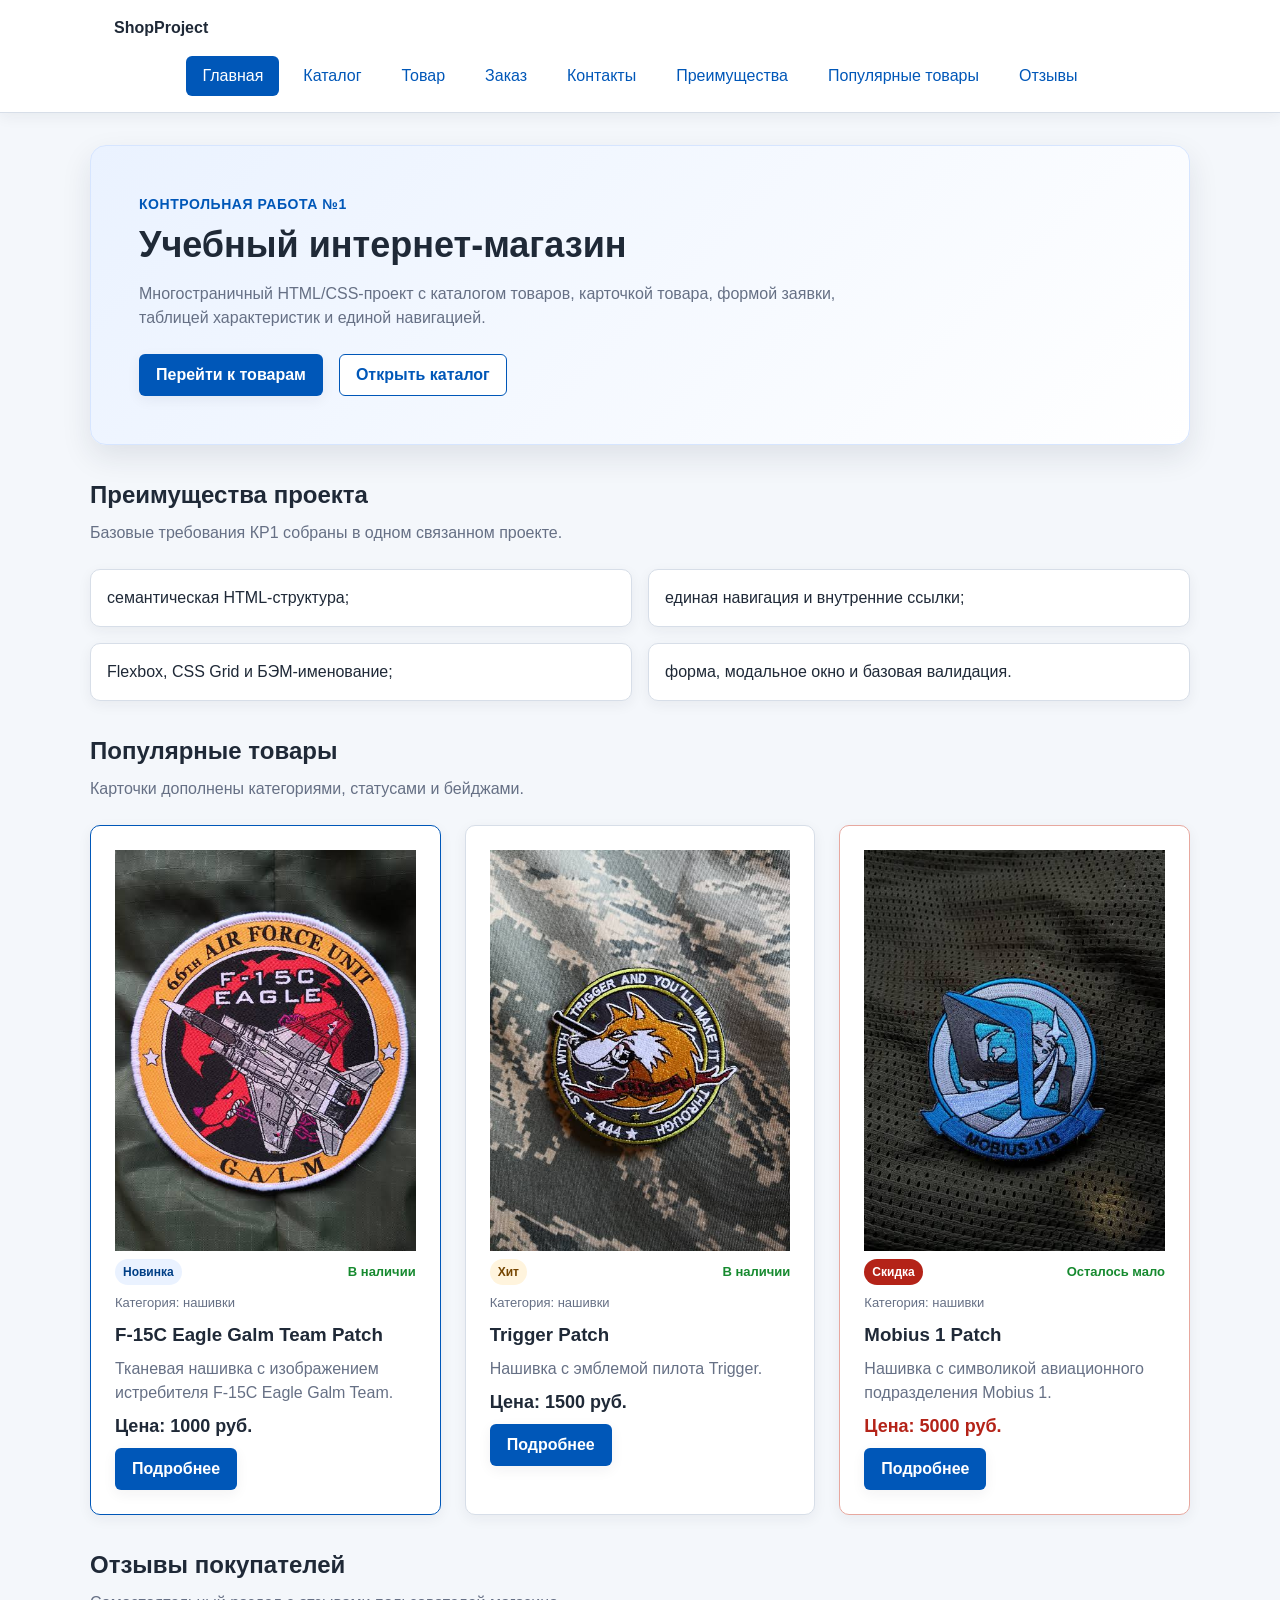
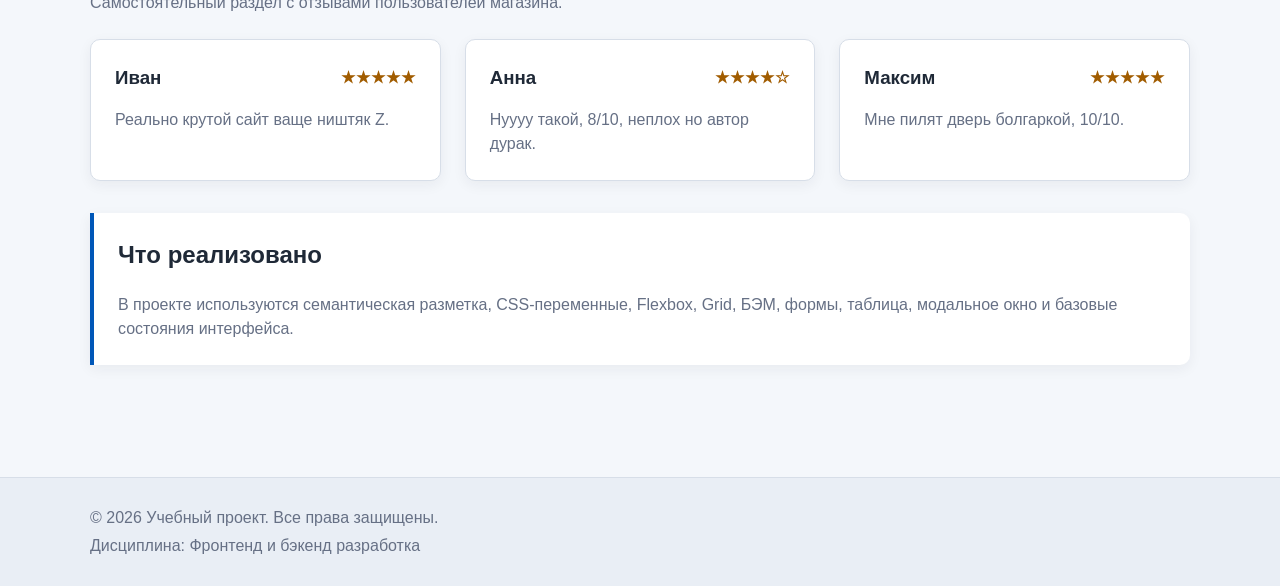
<file: index.html>
<!DOCTYPE html>
<html lang="ru">
<head>
  <meta charset="UTF-8">
  <meta name="viewport" content="width=device-width, initial-scale=1.0">
  <meta name="description" content="Учебный интернет-магазин с каталогом товаров и формой оформления заявки.">
  <title>Учебный интернет-магазин</title>
  <link rel="stylesheet" href="css/style.css">
  <script src="js/main.js" defer></script>
  <meta property="og:type" content="website">
  <meta property="og:title" content="Учебный интернет-магазин">
  <meta property="og:description" content="Учебный frontend-проект интернет-магазина.">
  <meta property="og:image" content="https://genag85.github.io/kr1-html-css-shop/images/preview.jpg">
</head>
<body>
  <a class="skip-link" href="#main-content">Перейти к основному содержимому</a>
  <header class="site-header">
    <div class="site-header__inner">
      <a class="site-header__logo" href="index.html">ShopProject</a>
      <nav class="site-nav" aria-label="Основная навигация">
        <ul class="site-nav__list">
          <li class="site-nav__item">
            <a class="site-nav__link site-nav__link--active" href="index.html" aria-current="page">Главная</a>
          </li>
          <li class="site-nav__item">
            <a class="site-nav__link" href="catalog.html">Каталог</a>
          </li>
          <li class="site-nav__item">
            <a class="site-nav__link" href="product.html">Товар</a>
          </li>
          <li class="site-nav__item">
            <a class="site-nav__link" href="order.html">Заказ</a>
          </li>
          <li class="site-nav__item">
            <a class="site-nav__link" href="contacts.html">Контакты</a>
          </li>
          <li class="site-nav__item">
            <a class="site-nav__link" href="index.html#advantages">Преимущества</a>
          </li>
          <li class="site-nav__item">
            <a class="site-nav__link" href="index.html#popular">Популярные товары</a>
          </li>
          <li class="site-nav__item">
            <a class="site-nav__link" href="index.html#reviews">Отзывы</a>
          </li>
        </ul>
      </nav>
    </div>
  </header>

  <main id="main-content">
    <section class="hero">
      <p class="hero__eyebrow">Контрольная работа №1</p>
      <h1 class="hero__title">Учебный интернет-магазин</h1>
      <p class="hero__text">
        Многостраничный HTML/CSS-проект с каталогом товаров, карточкой товара,
        формой заявки, таблицей характеристик и единой навигацией.
      </p>
      <div class="hero__actions">
        <a class="button button--primary" href="#popular">Перейти к товарам</a>
        <a class="button button--secondary" href="catalog.html">Открыть каталог</a>
      </div>
    </section>

    <section class="section" id="advantages">
      <div class="section__heading">
        <h2 class="section__title">Преимущества проекта</h2>
        <p class="section__description">Базовые требования КР1 собраны в одном связанном проекте.</p>
      </div>
      <ul class="advantages-list">
        <li class="advantages-list__item">семантическая HTML-структура;</li>
        <li class="advantages-list__item">единая навигация и внутренние ссылки;</li>
        <li class="advantages-list__item">Flexbox, CSS Grid и БЭМ-именование;</li>
        <li class="advantages-list__item">форма, модальное окно и базовая валидация.</li>
      </ul>
    </section>

    <section class="section" id="popular">
      <div class="section__heading">
        <h2 class="section__title">Популярные товары</h2>
        <p class="section__description">Карточки дополнены категориями, статусами и бейджами.</p>
      </div>

      <div class="products-grid">
       <article class="product-card product-card--featured">
          <img
            class="product-card__image"
            src="images/product-1.jpg"
            alt="Нашивка F-15C Eagle"
          >

          <div class="product-card__meta">
            <span class="product-card__badge product-card__badge--new">
              Новинка
            </span>

            <span class="product-card__stock">
              В наличии
            </span>
          </div>

          <p class="product-card__category">
            Категория: нашивки
          </p>

          <h3 class="product-card__title">
            F-15C Eagle Galm Team Patch
          </h3>

          <p class="product-card__description">
            Тканевая нашивка с изображением истребителя F-15C Eagle Galm Team.
          </p>

          <p class="product-card__price">
            Цена: 1000 руб.
          </p>

          <a
            class="button button--primary product-card__button"
            href="product.html"
          >
            Подробнее
          </a>
        </article>

        <article class="product-card">
          <img
            class="product-card__image"
            src="images/product-2.png"
            alt="Нашивка Galm Team"
          >

          <div class="product-card__meta">
            <span class="product-card__badge product-card__badge--hit">
              Хит
            </span>

            <span class="product-card__stock">
              В наличии
            </span>
          </div>

          <p class="product-card__category">
            Категория: нашивки
          </p>

          <h3 class="product-card__title">
            Trigger Patch
          </h3>

          <p class="product-card__description">
            Нашивка с эмблемой пилота Trigger.
          </p>

          <p class="product-card__price">
            Цена: 1500 руб.
          </p>

          <a
            class="button button--primary product-card__button"
            href="product.html"
          >
            Подробнее
          </a>
        </article>

        <article class="product-card product-card--discount">
          <img
            class="product-card__image"
            src="images/product-3.png"
            alt="Нашивка Mobius 1"
          >

          <div class="product-card__meta">
            <span class="product-card__badge product-card__badge--discount">
              Скидка
            </span>

            <span class="product-card__stock">
              Осталось мало
            </span>
          </div>

          <p class="product-card__category">
            Категория: нашивки
          </p>

          <h3 class="product-card__title">
            Mobius 1 Patch
          </h3>

          <p class="product-card__description">
            Нашивка с символикой авиационного подразделения Mobius 1.
          </p>

          <p class="product-card__price">
            Цена: 5000 руб.
          </p>

          <a
            class="button button--primary product-card__button"
            href="product.html"
          >
            Подробнее
          </a>
        </article>
      </div>
    </section>

    <section class="reviews" id="reviews">
      <div class="section__heading">
        <h2 class="section__title">Отзывы покупателей</h2>
        <p class="section__description">Самостоятельный раздел с отзывами пользователей магазина.</p>
      </div>

      <div class="reviews__list">
        <article class="review-card">
          <div class="review-card__header">
            <h3 class="review-card__author">Иван</h3>
            <span class="review-card__rating" aria-label="Оценка 5 из 5">★★★★★</span>
          </div>
          <p class="review-card__text">Реально крутой сайт ваще ништяк Z.</p>
        </article>

        <article class="review-card">
          <div class="review-card__header">
            <h3 class="review-card__author">Анна</h3>
            <span class="review-card__rating" aria-label="Оценка 4 из 5">★★★★☆</span>
          </div>
          <p class="review-card__text">Нуууу такой, 8/10, неплох но автор дурак.</p>
        </article>

        <article class="review-card">
          <div class="review-card__header">
            <h3 class="review-card__author">Максим</h3>
            <span class="review-card__rating" aria-label="Оценка 5 из 5">★★★★★</span>
          </div>
          <p class="review-card__text">Мне пилят дверь болгаркой, 10/10.</p>
        </article>
      </div>
    </section>

    <aside class="aside-info">
      <h2 class="aside-info__title">Что реализовано</h2>
      <p class="aside-info__text">
        В проекте используются семантическая разметка, CSS-переменные, Flexbox,
        Grid, БЭМ, формы, таблица, модальное окно и базовые состояния интерфейса.
      </p>
    </aside>
  </main>

  <footer class="site-footer" id="contacts">
    <div class="site-footer__inner">
      <p class="site-footer__text">&copy; 2026 Учебный проект. Все права защищены.</p>
      <p class="site-footer__text">Дисциплина: Фронтенд и бэкенд разработка</p>
    </div>
  </footer>

  <dialog class="order-dialog" id="order-dialog" aria-labelledby="order-dialog-title">
    <h2 class="order-dialog__title" id="order-dialog-title">Оформление заявки</h2>
    <p class="order-form__required-note"><span aria-hidden="true">*</span> Обязательные поля</p>

    <form class="order-form" id="order-form" action="#" method="post" novalidate>
      <input id="selected-product" name="selected-product" type="hidden">

      <div class="order-form__field">
        <label class="order-form__label" for="order-name">Имя <span class="required-mark" aria-hidden="true">*</span></label>
        <input class="order-form__input" id="order-name" name="name" type="text" placeholder="Введите ваше имя" minlength="2" autocomplete="given-name" required>
      </div>

      <div class="order-form__field">
        <label class="order-form__label" for="order-email">E-mail <span class="required-mark" aria-hidden="true">*</span></label>
        <input class="order-form__input" id="order-email" name="email" type="email" placeholder="example@mail.ru" autocomplete="email" required>
      </div>

      <div class="order-form__field">
        <label class="order-form__label" for="order-phone">Телефон <span class="required-mark" aria-hidden="true">*</span></label>
        <input class="order-form__input" id="order-phone" name="phone" type="tel" inputmode="tel" placeholder="+7 (900) 000-00-00" pattern="^\+7 \(\d{3}\) \d{3}-\d{2}-\d{2}$" aria-describedby="order-phone-hint" required>
        <small class="order-form__hint" id="order-phone-hint">Формат: +7 (900) 000-00-00</small>
      </div>

      <div class="order-form__field">
        <label class="order-form__label" for="order-date">Дата связи</label>
        <input class="order-form__input" id="order-date" name="date" type="date">
      </div>

      <div class="order-form__field">
        <label class="order-form__label" for="order-topic">Тема заявки <span class="required-mark" aria-hidden="true">*</span></label>
        <select class="order-form__select" id="order-topic" name="topic" required>
          <option value="">Выберите тему</option>
          <option value="product">Заказ товара</option>
          <option value="consultation">Консультация</option>
          <option value="delivery">Доставка</option>
        </select>
      </div>

      <div class="order-form__field">
        <label class="order-form__label" for="order-comment">Комментарий</label>
        <textarea class="order-form__textarea" id="order-comment" name="comment" rows="4" placeholder="Укажите дополнительную информацию"></textarea>
      </div>

      <div class="order-form__field order-form__field--checkbox">
        <label class="order-form__checkbox-label" for="order-agreement">
          <input class="order-form__checkbox" id="order-agreement" name="agreement" type="checkbox" required>
          <span>Я согласен на обработку данных <span class="required-mark" aria-hidden="true">*</span></span>
        </label>
      </div>

      <div class="order-form__actions">
        <button class="button button--secondary" type="button" id="close-order-dialog">Закрыть</button>
        <button class="button button--primary" type="submit">Отправить заявку</button>
      </div>
    </form>
  </dialog>

  <p class="success-message" id="success-message" role="status" aria-live="polite" hidden>Форма успешно отправлена!</p>
</body>
</html>
</file>
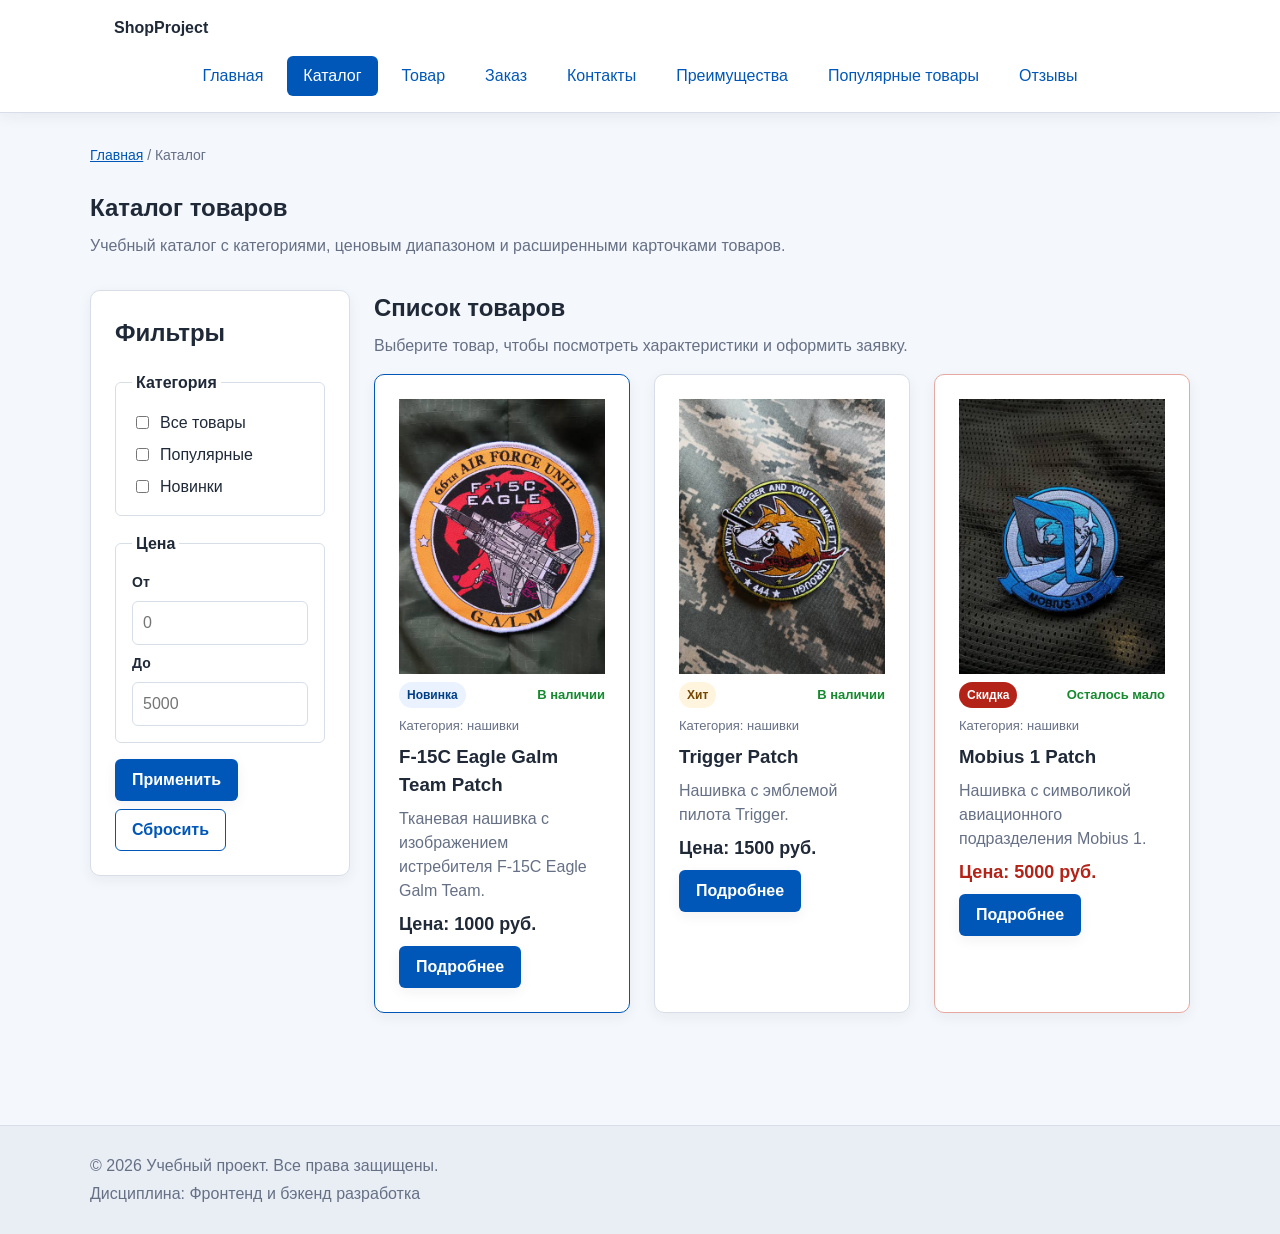
<file: catalog.html>
<!DOCTYPE html>
<html lang="ru">
<head>
  <meta charset="UTF-8">
  <meta name="viewport" content="width=device-width, initial-scale=1.0">
  <meta name="description" content="Каталог товаров учебного интернет-магазина.">
  <title>Каталог товаров — Учебный интернет-магазин</title>
  <link rel="stylesheet" href="css/style.css">
  <meta property="og:type" content="website">
  <meta property="og:title" content="Учебный интернет-магазин">
  <meta property="og:description" content="Учебный frontend-проект интернет-магазина.">
  <meta property="og:image" content="https://genag85.github.io/kr1-html-css-shop/images/preview.jpg">
</head>
<body>
  <a class="skip-link" href="#main-content">Перейти к основному содержимому</a>
  <header class="site-header">
    <div class="site-header__inner">
      <a class="site-header__logo" href="index.html">ShopProject</a>
      <nav class="site-nav" aria-label="Основная навигация">
        <ul class="site-nav__list">
          <li class="site-nav__item">
            <a class="site-nav__link" href="index.html">Главная</a>
          </li>
          <li class="site-nav__item">
            <a class="site-nav__link site-nav__link--active" href="catalog.html" aria-current="page">Каталог</a>
          </li>
          <li class="site-nav__item">
            <a class="site-nav__link" href="product.html">Товар</a>
          </li>
          <li class="site-nav__item">
            <a class="site-nav__link" href="order.html">Заказ</a>
          </li>
          <li class="site-nav__item">
            <a class="site-nav__link" href="contacts.html">Контакты</a>
          </li>
          <li class="site-nav__item">
            <a class="site-nav__link" href="index.html#advantages">Преимущества</a>
          </li>
          <li class="site-nav__item">
            <a class="site-nav__link" href="index.html#popular">Популярные товары</a>
          </li>
          <li class="site-nav__item">
            <a class="site-nav__link" href="index.html#reviews">Отзывы</a>
          </li>
        </ul>
      </nav>
    </div>
  </header>

  <main id="main-content">
    <nav class="breadcrumbs" aria-label="Хлебные крошки">
      <a class="breadcrumbs__link" href="index.html">Главная</a>
      <span class="breadcrumbs__current" aria-current="page">Каталог</span>
    </nav>

    <section class="section">
      <div class="section__heading">
        <h1 class="section__title">Каталог товаров</h1>
        <p class="section__description">Учебный каталог с категориями, ценовым диапазоном и расширенными карточками товаров.</p>
      </div>
    </section>

    <section class="catalog-layout">
      <aside class="catalog-filters" aria-labelledby="filters-title">
        <h2 class="catalog-filters__title" id="filters-title">Фильтры</h2>

        <form class="catalog-filters__form" action="#" method="get">
          <fieldset class="catalog-filters__group">
            <legend class="catalog-filters__legend">Категория</legend>
            <label class="catalog-filters__option">
              <input class="catalog-filters__checkbox" type="checkbox" name="category" value="all">
              <span>Все товары</span>
            </label>
            <label class="catalog-filters__option">
              <input class="catalog-filters__checkbox" type="checkbox" name="category" value="popular">
              <span>Популярные</span>
            </label>
            <label class="catalog-filters__option">
              <input class="catalog-filters__checkbox" type="checkbox" name="category" value="new">
              <span>Новинки</span>
            </label>
          </fieldset>

          <fieldset class="catalog-filters__group">
            <legend class="catalog-filters__legend">Цена</legend>
            <label class="catalog-filters__field" for="price-from">От</label>
            <input class="catalog-filters__input" id="price-from" name="price-from" type="number" min="0" placeholder="0">
            <label class="catalog-filters__field" for="price-to">До</label>
            <input class="catalog-filters__input" id="price-to" name="price-to" type="number" min="0" placeholder="5000">
          </fieldset>

          <div class="catalog-filters__actions">
            <button class="button button--primary" type="submit">Применить</button>
            <button class="button button--secondary" type="reset">Сбросить</button>
          </div>
        </form>
      </aside>

      <section class="catalog-products">
        <div class="section__heading section__heading--compact">
          <h2 class="section__title">Список товаров</h2>
          <p class="section__description">Выберите товар, чтобы посмотреть характеристики и оформить заявку.</p>
        </div>

                <div class="products-grid">
                <article class="product-card product-card--featured">
          <img
            class="product-card__image"
            src="images/product-1.jpg"
            alt="Нашивка F-15C Eagle"
          >

          <div class="product-card__meta">
            <span class="product-card__badge product-card__badge--new">
              Новинка
            </span>

            <span class="product-card__stock">
              В наличии
            </span>
          </div>

          <p class="product-card__category">
            Категория: нашивки
          </p>

          <h3 class="product-card__title">
            F-15C Eagle Galm Team Patch
          </h3>

          <p class="product-card__description">
            Тканевая нашивка с изображением истребителя F-15C Eagle Galm Team.
          </p>

          <p class="product-card__price">
            Цена: 1000 руб.
          </p>

          <a
            class="button button--primary product-card__button"
            href="product.html"
          >
            Подробнее
          </a>
        </article>

        <article class="product-card">
          <img
            class="product-card__image"
            src="images/product-2.png"
            alt="Нашивка Galm Team"
          >

          <div class="product-card__meta">
            <span class="product-card__badge product-card__badge--hit">
              Хит
            </span>

            <span class="product-card__stock">
              В наличии
            </span>
          </div>

          <p class="product-card__category">
            Категория: нашивки
          </p>

          <h3 class="product-card__title">
            Trigger Patch
          </h3>

          <p class="product-card__description">
            Нашивка с эмблемой пилота Trigger.
          </p>

          <p class="product-card__price">
            Цена: 1500 руб.
          </p>

          <a
            class="button button--primary product-card__button"
            href="product.html"
          >
            Подробнее
          </a>
        </article>

        <article class="product-card product-card--discount">
          <img
            class="product-card__image"
            src="images/product-3.png"
            alt="Нашивка Mobius 1"
          >

          <div class="product-card__meta">
            <span class="product-card__badge product-card__badge--discount">
              Скидка
            </span>

            <span class="product-card__stock">
              Осталось мало
            </span>
          </div>

          <p class="product-card__category">
            Категория: нашивки
          </p>

          <h3 class="product-card__title">
            Mobius 1 Patch
          </h3>

          <p class="product-card__description">
            Нашивка с символикой авиационного подразделения Mobius 1.
          </p>

          <p class="product-card__price">
            Цена: 5000 руб.
          </p>

          <a
            class="button button--primary product-card__button"
            href="product.html"
          >
            Подробнее
          </a>
        </article>
        </div>
      </section>
    </section>
  </main>

  <footer class="site-footer" id="contacts">
    <div class="site-footer__inner">
      <p class="site-footer__text">&copy; 2026 Учебный проект. Все права защищены.</p>
      <p class="site-footer__text">Дисциплина: Фронтенд и бэкенд разработка</p>
    </div>
  </footer>
</body>
</html>
</file>
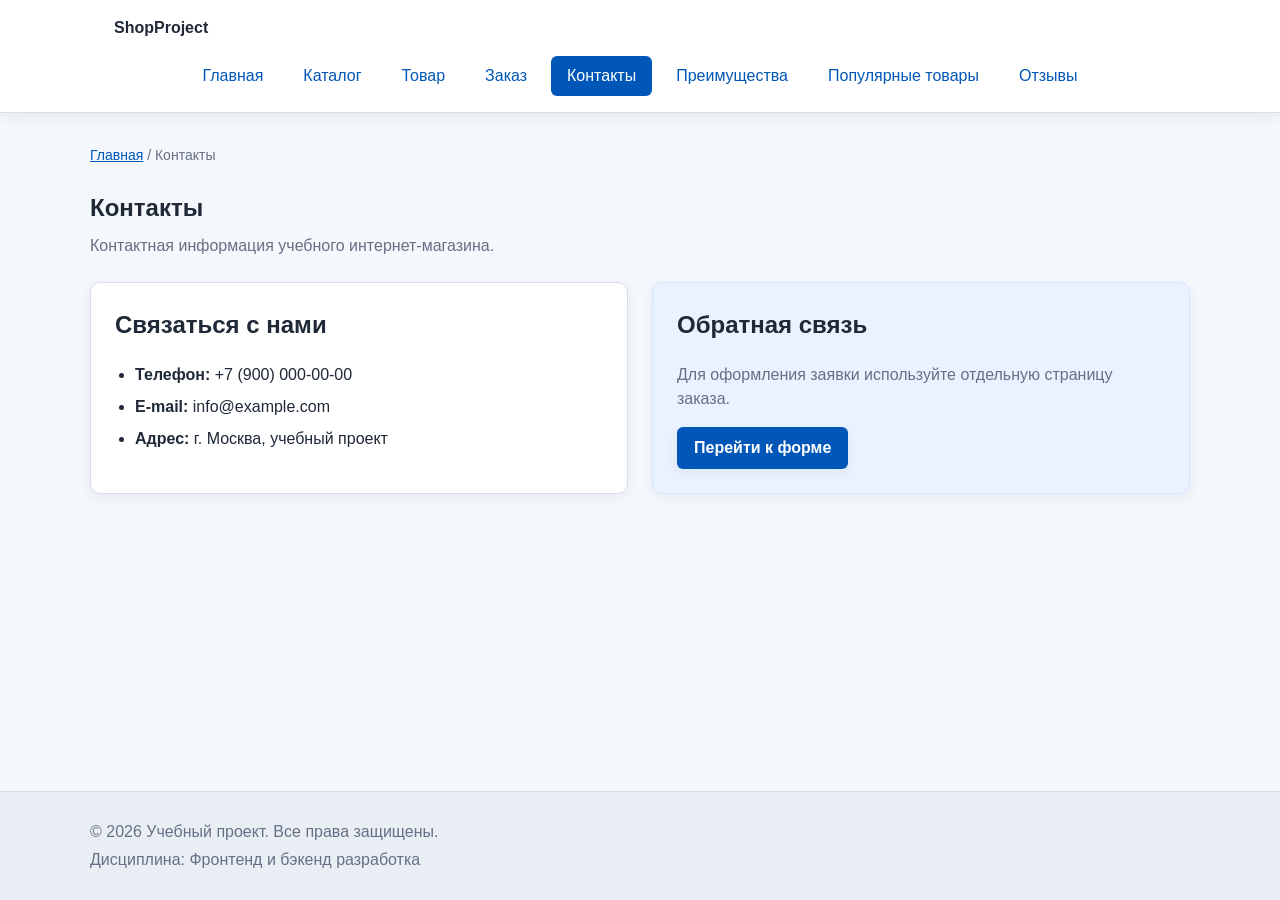
<file: contacts.html>
<!DOCTYPE html>
<html lang="ru">
<head>
  <meta charset="UTF-8">
  <meta name="viewport" content="width=device-width, initial-scale=1.0">
  <meta name="description" content="Контактная информация учебного интернет-магазина.">
  <title>Контакты — Учебный интернет-магазин</title>
  <link rel="stylesheet" href="css/style.css">
  <meta property="og:type" content="website">
  <meta property="og:title" content="Учебный интернет-магазин">
  <meta property="og:description" content="Учебный frontend-проект интернет-магазина.">
  <meta property="og:image" content="https://genag85.github.io/kr1-html-css-shop/images/preview.jpg">
</head>
<body>
  <a class="skip-link" href="#main-content">Перейти к основному содержимому</a>
  <header class="site-header">
    <div class="site-header__inner">
      <a class="site-header__logo" href="index.html">ShopProject</a>
      <nav class="site-nav" aria-label="Основная навигация">
        <ul class="site-nav__list">
          <li class="site-nav__item">
            <a class="site-nav__link" href="index.html">Главная</a>
          </li>
          <li class="site-nav__item">
            <a class="site-nav__link" href="catalog.html">Каталог</a>
          </li>
          <li class="site-nav__item">
            <a class="site-nav__link" href="product.html">Товар</a>
          </li>
          <li class="site-nav__item">
            <a class="site-nav__link" href="order.html">Заказ</a>
          </li>
          <li class="site-nav__item">
            <a class="site-nav__link site-nav__link--active" href="contacts.html" aria-current="page">Контакты</a>
          </li>
          <li class="site-nav__item">
            <a class="site-nav__link" href="index.html#advantages">Преимущества</a>
          </li>
          <li class="site-nav__item">
            <a class="site-nav__link" href="index.html#popular">Популярные товары</a>
          </li>
          <li class="site-nav__item">
            <a class="site-nav__link" href="index.html#reviews">Отзывы</a>
          </li>
        </ul>
      </nav>
    </div>
  </header>

  <main id="main-content">
    <nav class="breadcrumbs" aria-label="Хлебные крошки">
      <a class="breadcrumbs__link" href="index.html">Главная</a>
      <span class="breadcrumbs__current" aria-current="page">Контакты</span>
    </nav>

    <section class="section">
      <div class="section__heading">
        <h1 class="section__title">Контакты</h1>
        <p class="section__description">Контактная информация учебного интернет-магазина.</p>
      </div>

      <div class="contacts-grid">
        <article class="contact-card">
          <h2 class="contact-card__title">Связаться с нами</h2>
          <ul class="contact-card__list">
            <li class="contact-card__item"><strong>Телефон:</strong> +7 (900) 000-00-00</li>
            <li class="contact-card__item"><strong>E-mail:</strong> info@example.com</li>
            <li class="contact-card__item"><strong>Адрес:</strong> г. Москва, учебный проект</li>
          </ul>
        </article>

        <article class="contact-card contact-card--accent" id="feedback">
          <h2 class="contact-card__title">Обратная связь</h2>
          <p class="contact-card__text">Для оформления заявки используйте отдельную страницу заказа.</p>
          <a class="button button--primary" href="order.html">Перейти к форме</a>
        </article>
      </div>
    </section>
  </main>

  <footer class="site-footer" id="contacts">
    <div class="site-footer__inner">
      <p class="site-footer__text">&copy; 2026 Учебный проект. Все права защищены.</p>
      <p class="site-footer__text">Дисциплина: Фронтенд и бэкенд разработка</p>
    </div>
  </footer>
</body>
</html>
</file>
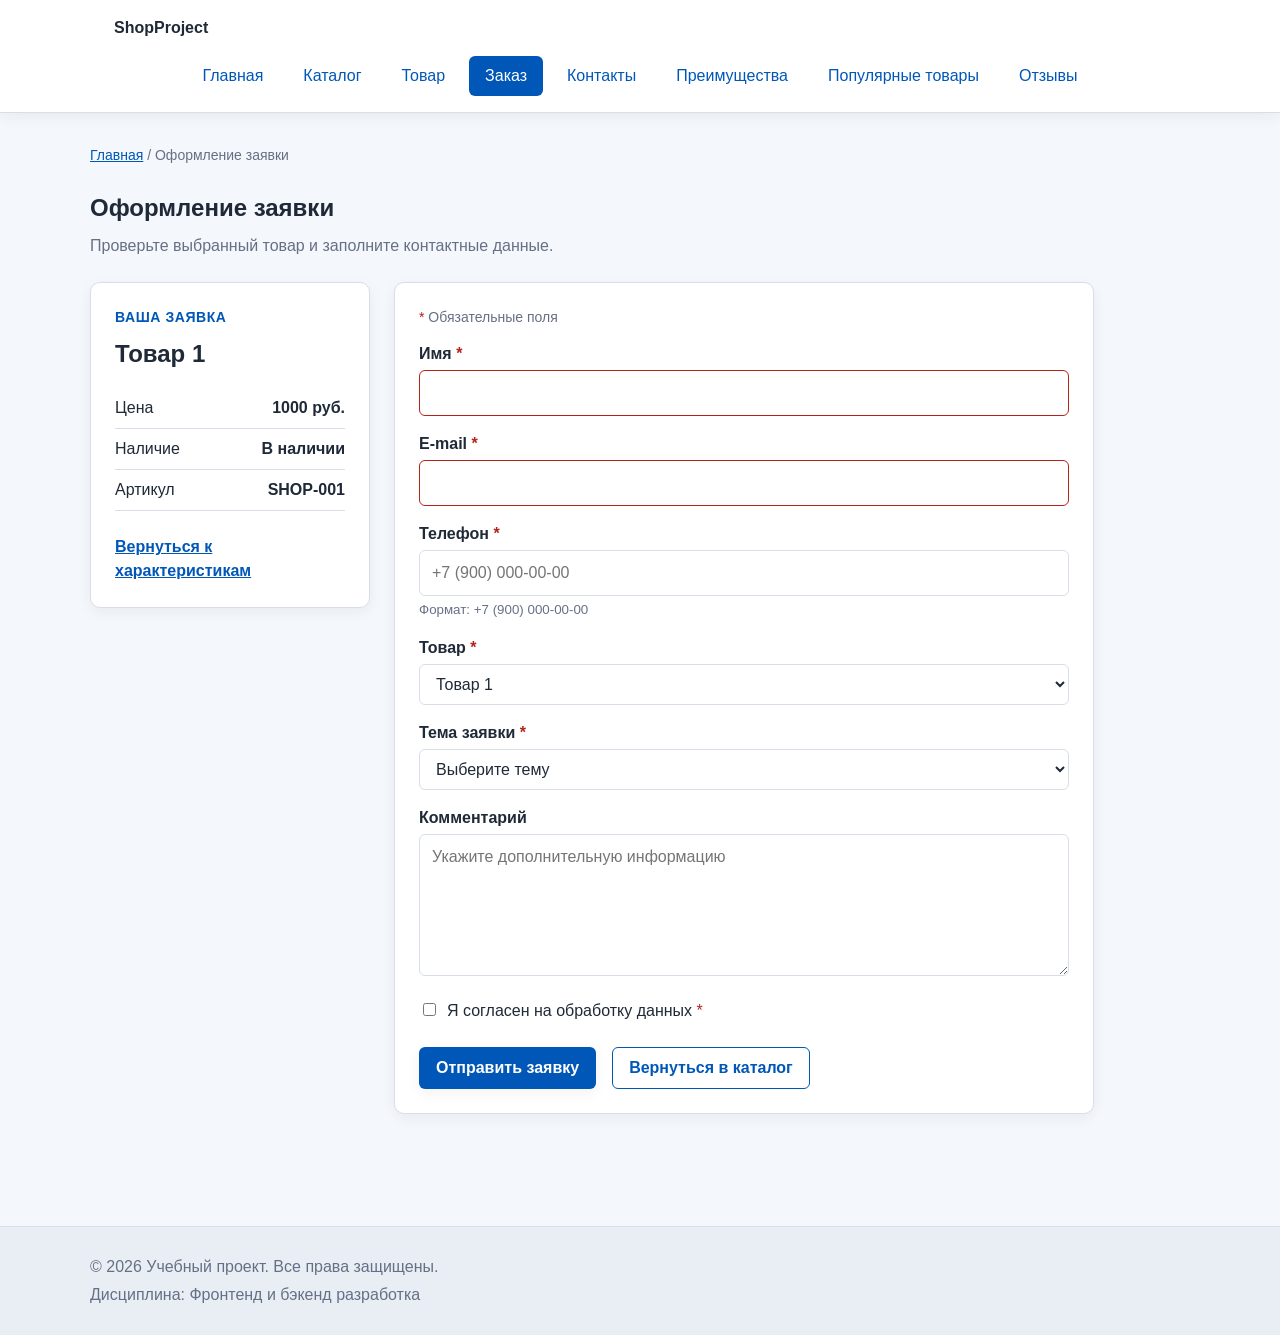
<file: order.html>
<!DOCTYPE html>
<html lang="ru">
<head>
  <meta charset="UTF-8">
  <meta name="viewport" content="width=device-width, initial-scale=1.0">
  <meta name="description" content="Форма оформления заявки учебного интернет-магазина.">
  <title>Оформление заявки — Учебный интернет-магазин</title>
  <link rel="stylesheet" href="css/style.css">
</head>
<body>
  <a class="skip-link" href="#main-content">Перейти к основному содержимому</a>
  <header class="site-header">
    <div class="site-header__inner">
      <a class="site-header__logo" href="index.html">ShopProject</a>
      <nav class="site-nav" aria-label="Основная навигация">
        <ul class="site-nav__list">
          <li class="site-nav__item">
            <a class="site-nav__link" href="index.html">Главная</a>
          </li>
          <li class="site-nav__item">
            <a class="site-nav__link" href="catalog.html">Каталог</a>
          </li>
          <li class="site-nav__item">
            <a class="site-nav__link" href="product.html">Товар</a>
          </li>
          <li class="site-nav__item">
            <a class="site-nav__link site-nav__link--active" href="order.html" aria-current="page">Заказ</a>
          </li>
          <li class="site-nav__item">
            <a class="site-nav__link" href="contacts.html">Контакты</a>
          </li>
          <li class="site-nav__item">
            <a class="site-nav__link" href="index.html#advantages">Преимущества</a>
          </li>
          <li class="site-nav__item">
            <a class="site-nav__link" href="index.html#popular">Популярные товары</a>
          </li>
          <li class="site-nav__item">
            <a class="site-nav__link" href="index.html#reviews">Отзывы</a>
          </li>
        </ul>
      </nav>
    </div>
  </header>

  <main id="main-content">
    <nav class="breadcrumbs" aria-label="Хлебные крошки">
      <a class="breadcrumbs__link" href="index.html">Главная</a>
      <span class="breadcrumbs__current" aria-current="page">Оформление заявки</span>
    </nav>

    <section class="section">
      <div class="section__heading">
        <h1 class="section__title">Оформление заявки</h1>
        <p class="section__description">Проверьте выбранный товар и заполните контактные данные.</p>
      </div>

      <div class="order-layout">
        <aside class="order-summary" aria-labelledby="order-summary-title">
          <p class="order-summary__eyebrow">Ваша заявка</p>
          <h2 class="order-summary__title" id="order-summary-title">Товар 1</h2>
          <dl class="order-summary__list">
            <div class="order-summary__item"><dt>Цена</dt><dd>1000 руб.</dd></div>
            <div class="order-summary__item"><dt>Наличие</dt><dd>В наличии</dd></div>
            <div class="order-summary__item"><dt>Артикул</dt><dd>SHOP-001</dd></div>
          </dl>
          <a class="order-summary__link" href="product.html">Вернуться к характеристикам</a>
        </aside>

        <form class="order-form order-form--page" action="#" method="post">
          <p class="order-form__required-note"><span aria-hidden="true">*</span> Обязательные поля</p>

          <div class="order-form__field">
            <label class="order-form__label" for="page-order-name">Имя <span class="required-mark" aria-hidden="true">*</span></label>
            <input class="order-form__input" id="page-order-name" name="name" type="text" minlength="2" autocomplete="given-name" required>
          </div>

          <div class="order-form__field">
            <label class="order-form__label" for="page-order-email">E-mail <span class="required-mark" aria-hidden="true">*</span></label>
            <input class="order-form__input" id="page-order-email" name="email" type="email" autocomplete="email" required>
          </div>

          <div class="order-form__field">
            <label class="order-form__label" for="page-order-phone">Телефон <span class="required-mark" aria-hidden="true">*</span></label>
            <input class="order-form__input" id="page-order-phone" name="phone" type="tel" inputmode="tel" placeholder="+7 (900) 000-00-00" pattern="^\+7 \(\d{3}\) \d{3}-\d{2}-\d{2}$" aria-describedby="page-order-phone-hint" required>
            <small class="order-form__hint" id="page-order-phone-hint">Формат: +7 (900) 000-00-00</small>
          </div>

          <div class="order-form__field">
            <label class="order-form__label" for="page-order-product">Товар <span class="required-mark" aria-hidden="true">*</span></label>
            <select class="order-form__select" id="page-order-product" name="product" required>
              <option value="">Выберите товар</option>
              <option value="product-1" selected>Товар 1</option>
              <option value="product-2">Товар 2</option>
              <option value="product-3">Товар 3</option>
            </select>
          </div>

          <div class="order-form__field">
            <label class="order-form__label" for="page-order-topic">Тема заявки <span class="required-mark" aria-hidden="true">*</span></label>
            <select class="order-form__select" id="page-order-topic" name="topic" required>
              <option value="">Выберите тему</option>
              <option value="order">Оформление заказа</option>
              <option value="consultation">Консультация</option>
              <option value="delivery">Вопрос по доставке</option>
            </select>
          </div>

          <div class="order-form__field">
            <label class="order-form__label" for="page-order-comment">Комментарий</label>
            <textarea class="order-form__textarea" id="page-order-comment" name="comment" rows="5" placeholder="Укажите дополнительную информацию"></textarea>
          </div>

          <div class="order-form__field order-form__field--checkbox">
            <label class="order-form__checkbox-label" for="page-order-agreement">
              <input class="order-form__checkbox" id="page-order-agreement" name="agreement" type="checkbox" required>
              <span>Я согласен на обработку данных <span class="required-mark" aria-hidden="true">*</span></span>
            </label>
          </div>

          <div class="order-form__actions">
            <button class="button button--primary" type="submit">Отправить заявку</button>
            <a class="button button--secondary" href="catalog.html">Вернуться в каталог</a>
          </div>
        </form>
      </div>
    </section>
  </main>

  <footer class="site-footer" id="contacts">
    <div class="site-footer__inner">
      <p class="site-footer__text">&copy; 2026 Учебный проект. Все права защищены.</p>
      <p class="site-footer__text">Дисциплина: Фронтенд и бэкенд разработка</p>
    </div>
  </footer>
</body>
</html>
</file>
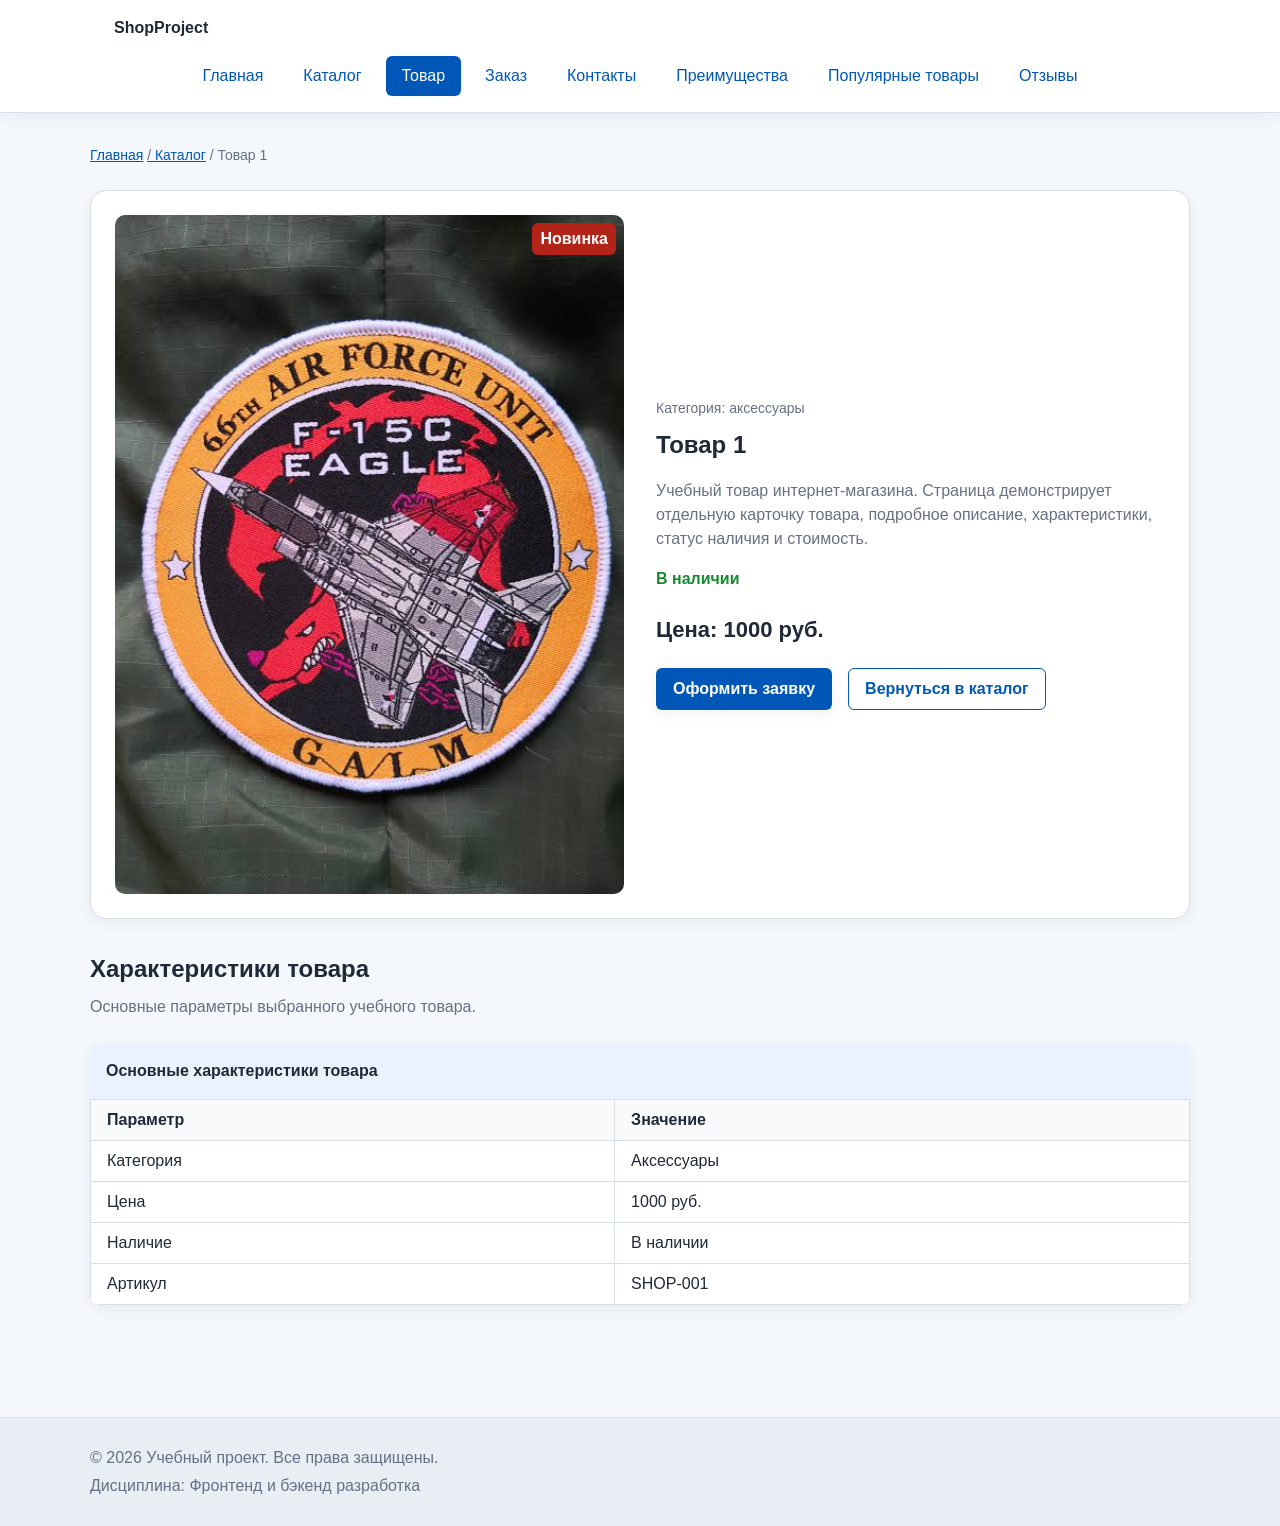
<file: product.html>
<!DOCTYPE html>
<html lang="ru">
<head>
  <meta charset="UTF-8">
  <meta name="viewport" content="width=device-width, initial-scale=1.0">
  <meta name="description" content="Карточка учебного товара интернет-магазина.">
  <title>Товар 1 — Учебный интернет-магазин</title>
  <link rel="stylesheet" href="css/style.css">
</head>
<body>
  <a class="skip-link" href="#main-content">Перейти к основному содержимому</a>
  <header class="site-header">
    <div class="site-header__inner">
      <a class="site-header__logo" href="index.html">ShopProject</a>
      <nav class="site-nav" aria-label="Основная навигация">
        <ul class="site-nav__list">
          <li class="site-nav__item">
            <a class="site-nav__link" href="index.html">Главная</a>
          </li>
          <li class="site-nav__item">
            <a class="site-nav__link" href="catalog.html">Каталог</a>
          </li>
          <li class="site-nav__item">
            <a class="site-nav__link site-nav__link--active" href="product.html" aria-current="page">Товар</a>
          </li>
          <li class="site-nav__item">
            <a class="site-nav__link" href="order.html">Заказ</a>
          </li>
          <li class="site-nav__item">
            <a class="site-nav__link" href="contacts.html">Контакты</a>
          </li>
          <li class="site-nav__item">
            <a class="site-nav__link" href="index.html#advantages">Преимущества</a>
          </li>
          <li class="site-nav__item">
            <a class="site-nav__link" href="index.html#popular">Популярные товары</a>
          </li>
          <li class="site-nav__item">
            <a class="site-nav__link" href="index.html#reviews">Отзывы</a>
          </li>
        </ul>
      </nav>
    </div>
  </header>

  <main id="main-content">
    <nav class="breadcrumbs" aria-label="Хлебные крошки">
      <a class="breadcrumbs__link" href="index.html">Главная</a>
      <a class="breadcrumbs__link" href="catalog.html">Каталог</a>
      <span class="breadcrumbs__current" aria-current="page">Товар 1</span>
    </nav>

    <section class="product-detail">
      <div class="product-detail__media">
        <span class="product-detail__badge">Новинка</span>
        <img class="product-detail__image" src="images/product-1.jpg" alt="Нашивка с самолётом F-15C Eagle">
      </div>

      <div class="product-detail__content">
        <p class="product-detail__category">Категория: аксессуары</p>
        <h1 class="product-detail__title">Товар 1</h1>
        <p class="product-detail__description">
          Учебный товар интернет-магазина. Страница демонстрирует отдельную карточку товара,
          подробное описание, характеристики, статус наличия и стоимость.
        </p>
        <p class="product-detail__stock">В наличии</p>
        <p class="product-detail__price">Цена: 1000 руб.</p>
        <div class="product-detail__actions">
          <a class="button button--primary" href="order.html">Оформить заявку</a>
          <a class="button button--secondary" href="catalog.html">Вернуться в каталог</a>
        </div>
      </div>
    </section>

    <section class="section">
      <div class="section__heading">
        <h2 class="section__title">Характеристики товара</h2>
        <p class="section__description">Основные параметры выбранного учебного товара.</p>
      </div>

      <div class="product-table-wrap" tabindex="0" aria-label="Таблица характеристик товара">
        <table class="product-table">
          <caption>Основные характеристики товара</caption>
          <thead>
            <tr>
              <th scope="col">Параметр</th>
              <th scope="col">Значение</th>
            </tr>
          </thead>
          <tbody>
            <tr><td>Категория</td><td>Аксессуары</td></tr>
            <tr><td>Цена</td><td>1000 руб.</td></tr>
            <tr><td>Наличие</td><td>В наличии</td></tr>
            <tr><td>Артикул</td><td>SHOP-001</td></tr>
          </tbody>
        </table>
      </div>
    </section>
  </main>

  <footer class="site-footer" id="contacts">
    <div class="site-footer__inner">
      <p class="site-footer__text">&copy; 2026 Учебный проект. Все права защищены.</p>
      <p class="site-footer__text">Дисциплина: Фронтенд и бэкенд разработка</p>
    </div>
  </footer>
</body>
</html>
</file>
<file: css/style.css>
/* ===============================
   1. Переменные проекта
   =============================== */

:root {
  --color-bg: #f4f7fb;
  --color-text: #1f2937;
  --color-muted: #667085;
  --color-primary: #0057b8;
  --color-primary-dark: #003f86;
  --color-border: #d7dee8;
  --color-surface: #ffffff;
  --color-surface-accent: #eaf2ff;
  --color-danger: #b42318;
  --color-success: #168a2f;
  --color-success-bg: #eefaf0;
  --color-warning: #a15c00;
  --color-warning-bg: #fff4dd;
  --color-white: #ffffff;

  --space-xs: 4px;
  --space-sm: 8px;
  --space-md: 16px;
  --space-lg: 24px;
  --space-xl: 32px;
  --space-2xl: 48px;

  --radius-sm: 6px;
  --radius-md: 10px;
  --radius-lg: 16px;

  --shadow-sm: 0 4px 14px rgba(31, 41, 55, 0.06);
  --shadow-md: 0 12px 30px rgba(31, 41, 55, 0.10);

  --container-width: 1100px;
}


/* ===============================
   2. Базовые стили и доступность
   =============================== */

* {
  box-sizing: border-box;
}

html {
  scroll-behavior: smooth;
}

body {
  min-height: 100vh;
  display: flex;
  flex-direction: column;
  margin: 0;
  font-family: Arial, sans-serif;
  line-height: 1.5;
  color: var(--color-text);
  background-color: var(--color-bg);
}

main {
  padding: var(--space-xl) var(--space-lg);
  flex: 1;
}

img {
  max-width: 100%;
}

a {
  color: var(--color-primary);
}

a:hover {
  color: var(--color-primary-dark);
}

a:focus-visible,
button:focus-visible,
input:focus-visible,
select:focus-visible,
textarea:focus-visible,
[tabindex]:focus-visible {
  outline: 3px solid var(--color-primary);
  outline-offset: 3px;
}

:target {
  scroll-margin-top: 130px;
}

.skip-link {
  position: fixed;
  top: var(--space-sm);
  left: var(--space-sm);
  z-index: 1000;
  padding: var(--space-sm) var(--space-md);
  color: var(--color-white);
  background-color: var(--color-primary-dark);
  border-radius: var(--radius-sm);
  transform: translateY(-150%);
  transition: transform 0.2s ease;
}

.skip-link:focus {
  transform: translateY(0);
}

.required-mark {
  color: var(--color-danger);
}


/* ===============================
   3. Кнопки
   =============================== */

.button {
  display: inline-flex;
  align-items: center;
  justify-content: center;
  min-height: 40px;
  padding: var(--space-sm) var(--space-md);
  border: 1px solid transparent;
  border-radius: var(--radius-sm);
  font: inherit;
  font-weight: 600;
  text-decoration: none;
  cursor: pointer;
  transition: transform 0.2s ease, box-shadow 0.2s ease, background-color 0.2s ease;
}

.button:hover {
  transform: translateY(-1px);
}

.button--primary {
  color: var(--color-white);
  background-color: var(--color-primary);
  box-shadow: var(--shadow-sm);
}

.button--primary:hover {
  color: var(--color-white);
  background-color: var(--color-primary-dark);
}

.button--secondary {
  color: var(--color-primary);
  background-color: var(--color-white);
  border-color: var(--color-primary);
}

.button--secondary:hover {
  color: var(--color-white);
  background-color: var(--color-primary);
}

.button:disabled,
.button--disabled {
  opacity: 0.6;
  cursor: not-allowed;
  transform: none;
}


/* ===============================
   4. Шапка и основная навигация
   =============================== */

.site-header {
  position: sticky;
  top: 0;
  z-index: 100;
  background-color: rgba(255, 255, 255, 0.96);
  border-bottom: 1px solid var(--color-border);
  box-shadow: var(--shadow-sm);
}

.site-header__inner {
  max-width: var(--container-width);
  margin: 0 auto;
  padding: var(--space-md) var(--space-lg);
}

.site-header__logo {
  display: inline-block;
  font-weight: 700;
  color: var(--color-text);
  text-decoration: none;
}

.site-nav__list {
  display: flex;
  flex-wrap: wrap;
  justify-content: center;
  align-items: center;
  gap: var(--space-sm);
  padding: 0;
  margin: var(--space-md) 0 0;
  list-style: none;
}

.site-nav__link {
  display: inline-block;
  padding: var(--space-sm) var(--space-md);
  color: var(--color-primary);
  text-decoration: none;
  border-radius: var(--radius-sm);
  transition: color 0.2s ease, background-color 0.2s ease;
}

.site-nav__link:hover {
  color: var(--color-white);
  background-color: var(--color-primary);
}

.site-nav__link--active {
  color: var(--color-white);
  background-color: var(--color-primary);
}


/* ===============================
   5. Общие секции и Hero-блок
   =============================== */

.hero,
.section,
.reviews,
.aside-info,
.catalog-layout,
.product-detail,
.breadcrumbs {
  max-width: var(--container-width);
  margin-left: auto;
  margin-right: auto;
}

.hero {
  margin-bottom: var(--space-xl);
  padding: var(--space-2xl);
  background: linear-gradient(135deg, var(--color-surface-accent), var(--color-white));
  border: 1px solid #d6e5ff;
  border-radius: var(--radius-lg);
  box-shadow: var(--shadow-md);
}

.hero__eyebrow,
.order-summary__eyebrow {
  margin: 0 0 var(--space-sm);
  color: var(--color-primary);
  font-size: 14px;
  font-weight: 700;
  letter-spacing: 0.04em;
  text-transform: uppercase;
}

.hero__title {
  margin: 0 0 var(--space-md);
  font-size: 36px;
  line-height: 1.2;
}

.hero__text {
  max-width: 760px;
  margin: 0 0 var(--space-lg);
  color: var(--color-muted);
}

.hero__actions {
  display: flex;
  flex-wrap: wrap;
  gap: var(--space-md);
}

.section,
.reviews,
.aside-info {
  margin-bottom: var(--space-xl);
}

.section__heading {
  margin-bottom: var(--space-lg);
}

.section__heading--compact {
  margin-bottom: var(--space-md);
}

.section__title {
  margin: 0 0 var(--space-sm);
}

.section__description {
  margin: 0;
  color: var(--color-muted);
}

.advantages-list {
  display: grid;
  grid-template-columns: repeat(2, 1fr);
  gap: var(--space-md);
  padding: 0;
  list-style: none;
}

.advantages-list__item {
  padding: var(--space-md);
  background-color: var(--color-surface);
  border: 1px solid var(--color-border);
  border-radius: var(--radius-md);
  box-shadow: var(--shadow-sm);
}

.aside-info {
  padding: var(--space-lg);
  border-left: 4px solid var(--color-primary);
  background-color: var(--color-surface);
  border-radius: 0 var(--radius-md) var(--radius-md) 0;
  box-shadow: var(--shadow-sm);
}

.aside-info__title {
  margin-top: 0;
}

.aside-info__text {
  margin-bottom: 0;
  color: var(--color-muted);
}


/* ===============================
   6. Карточки товаров и сетка товаров
   =============================== */

.products-grid {
  display: grid;
  grid-template-columns: repeat(3, 1fr);
  gap: var(--space-lg);
}

.product-card {
  display: flex;
  flex-direction: column;
  gap: var(--space-sm);
  min-width: 0;
  padding: var(--space-lg);
  border: 1px solid var(--color-border);
  border-radius: var(--radius-md);
  background-color: var(--color-surface);
  box-shadow: var(--shadow-sm);
  transition: transform 0.2s ease, box-shadow 0.2s ease, border-color 0.2s ease;
}

.product-card:hover {
  transform: translateY(-4px);
  border-color: var(--color-primary);
  box-shadow: var(--shadow-md);
}

.product-card--featured {
  border-color: var(--color-primary);
}

.product-card--discount {
  border-color: #e7a89f;
}

.product-card__meta {
  display: flex;
  flex-wrap: wrap;
  justify-content: space-between;
  align-items: center;
  gap: var(--space-sm);
}

.product-card__badge {
  display: inline-block;
  padding: 4px 8px;
  border-radius: 999px;
  font-size: 12px;
  font-weight: 700;
}

.product-card__badge--new {
  color: var(--color-primary-dark);
  background-color: var(--color-surface-accent);
}

.product-card__badge--hit {
  color: #754500;
  background-color: var(--color-warning-bg);
}

.product-card__badge--discount {
  color: var(--color-white);
  background-color: var(--color-danger);
}

.product-card__stock {
  color: var(--color-success);
  font-size: 13px;
  font-weight: 700;
}

.product-card__category {
  margin: 0;
  color: var(--color-muted);
  font-size: 13px;
}

.product-card__title {
  margin: 0;
  color: var(--color-text);
}

.product-card__description {
  margin: 0;
  color: var(--color-muted);
}

.product-card__price {
  margin: 0;
  font-size: 18px;
  font-weight: 700;
}

.product-card--discount .product-card__price {
  color: var(--color-danger);
}

.product-card__actions {
  display: flex;
  flex-wrap: wrap;
  gap: var(--space-sm);
  margin-top: auto;
  padding-top: var(--space-sm);
}

.product-card__button {
  align-self: flex-start;
}


/* ===============================
   7. Каталог и фильтры
   =============================== */

.catalog-layout {
  display: grid;
  grid-template-columns: 260px 1fr;
  grid-template-areas: "filters products";
  gap: var(--space-lg);
  margin-bottom: var(--space-xl);
}

.catalog-filters {
  position: sticky;
  top: 132px;
  grid-area: filters;
  align-self: start;
  padding: var(--space-lg);
  border: 1px solid var(--color-border);
  border-radius: var(--radius-md);
  background-color: var(--color-surface);
  box-shadow: var(--shadow-sm);
}

.catalog-filters__title {
  margin-top: 0;
}

.catalog-filters__form {
  display: grid;
  gap: var(--space-md);
}

.catalog-filters__group {
  display: grid;
  gap: var(--space-sm);
  min-width: 0;
  margin: 0;
  padding: var(--space-md);
  border: 1px solid var(--color-border);
  border-radius: var(--radius-sm);
}

.catalog-filters__legend {
  padding: 0 var(--space-xs);
  font-weight: 700;
}

.catalog-filters__option {
  display: flex;
  align-items: center;
  gap: var(--space-sm);
}

.catalog-filters__field {
  font-size: 14px;
  font-weight: 600;
}

.catalog-filters__input {
  width: 100%;
  padding: 9px 10px;
  border: 1px solid var(--color-border);
  border-radius: var(--radius-sm);
  font: inherit;
}

.catalog-filters__actions {
  display: flex;
  flex-wrap: wrap;
  gap: var(--space-sm);
}

.catalog-products {
  grid-area: products;
  min-width: 0;
}

.catalog-products .products-grid {
  grid-template-columns: repeat(3, minmax(0, 1fr));
}


/* ===============================
   8. Хлебные крошки
   =============================== */

.breadcrumbs {
  margin-bottom: var(--space-lg);
  font-size: 14px;
  color: var(--color-muted);
}

.breadcrumbs__link {
  color: var(--color-primary);
}

.breadcrumbs__link + .breadcrumbs__link::before,
.breadcrumbs__current::before {
  content: " / ";
  color: var(--color-muted);
  text-decoration: none;
}


/* ===============================
   9. Карточка отдельного товара
   =============================== */

.product-detail {
  display: grid;
  grid-template-columns: minmax(0, 1fr) minmax(0, 1fr);
  gap: var(--space-xl);
  margin-bottom: var(--space-xl);
  padding: var(--space-lg);
  background-color: var(--color-surface);
  border: 1px solid var(--color-border);
  border-radius: var(--radius-lg);
  box-shadow: var(--shadow-sm);
}

.product-detail__media {
  position: relative;
}

.product-detail__image {
  display: block;
  width: 100%;
  border-radius: var(--radius-md);
}

.product-detail__badge {
  position: absolute;
  top: var(--space-sm);
  right: var(--space-sm);
  z-index: 1;
  padding: var(--space-xs) var(--space-sm);
  color: var(--color-white);
  background-color: var(--color-danger);
  border-radius: var(--radius-sm);
  font-weight: 700;
}

.product-detail__content {
  align-self: center;
}

.product-detail__category {
  margin: 0 0 var(--space-sm);
  color: var(--color-muted);
  font-size: 14px;
}

.product-detail__title {
  margin: 0 0 var(--space-md);
}

.product-detail__description {
  color: var(--color-muted);
}

.product-detail__stock {
  color: var(--color-success);
  font-weight: 700;
}

.product-detail__price {
  font-size: 22px;
  font-weight: 700;
}

.product-detail__actions {
  display: flex;
  flex-wrap: wrap;
  gap: var(--space-md);
}


/* ===============================
   10. Таблица характеристик
   =============================== */

.product-table-wrap {
  overflow-x: auto;
  border-radius: var(--radius-md);
  box-shadow: var(--shadow-sm);
}

.product-table {
  width: 100%;
  border-collapse: collapse;
  background-color: var(--color-surface);
}

.product-table caption {
  padding: var(--space-md);
  font-weight: 700;
  text-align: left;
  background-color: var(--color-surface-accent);
}

.product-table th,
.product-table td {
  padding: var(--space-sm) var(--space-md);
  border: 1px solid var(--color-border);
  text-align: left;
}

.product-table th {
  background-color: #f8fafc;
}


/* ===============================
   11. Формы заказа и модальное окно
   =============================== */

.order-layout {
  display: grid;
  grid-template-columns: 280px minmax(0, 700px);
  gap: var(--space-lg);
  align-items: start;
}

.order-summary {
  position: sticky;
  top: 132px;
  padding: var(--space-lg);
  border: 1px solid var(--color-border);
  border-radius: var(--radius-md);
  background-color: var(--color-surface);
  box-shadow: var(--shadow-sm);
}

.order-summary__title {
  margin: 0 0 var(--space-md);
}

.order-summary__list {
  margin: 0 0 var(--space-lg);
}

.order-summary__item {
  display: flex;
  justify-content: space-between;
  gap: var(--space-md);
  padding: var(--space-sm) 0;
  border-bottom: 1px solid var(--color-border);
}

.order-summary__item dt,
.order-summary__item dd {
  margin: 0;
}

.order-summary__item dd {
  font-weight: 700;
  text-align: right;
}

.order-summary__link {
  font-weight: 600;
}

.order-dialog {
  width: min(100% - 32px, 560px);
  padding: var(--space-lg);
  border: 1px solid var(--color-border);
  border-radius: var(--radius-lg);
  box-shadow: var(--shadow-md);
}

.order-dialog::backdrop {
  background-color: rgba(15, 23, 42, 0.58);
}

.order-dialog__title {
  margin-top: 0;
}

.order-form--page {
  padding: var(--space-lg);
  border: 1px solid var(--color-border);
  border-radius: var(--radius-md);
  background-color: var(--color-surface);
  box-shadow: var(--shadow-sm);
}

.order-form__required-note {
  margin-top: 0;
  color: var(--color-muted);
  font-size: 14px;
}

.order-form__required-note span {
  color: var(--color-danger);
}

.order-form__field {
  margin-bottom: var(--space-md);
}

.order-form__label {
  display: block;
  margin-bottom: var(--space-xs);
  font-weight: 600;
}

.order-form__input,
.order-form__select,
.order-form__textarea {
  width: 100%;
  padding: 10px 12px;
  color: var(--color-text);
  background-color: var(--color-white);
  border: 1px solid var(--color-border);
  border-radius: var(--radius-sm);
  font: inherit;
}

.order-form__input:hover,
.order-form__select:hover,
.order-form__textarea:hover {
  border-color: var(--color-primary);
}

.order-form__input:invalid:not(:placeholder-shown),
.order-form__textarea:invalid:not(:placeholder-shown),
[aria-invalid="true"] {
  border-color: var(--color-danger);
}

.order-form__input:valid:not(:placeholder-shown) {
  border-color: var(--color-success);
}

.order-form__hint {
  display: block;
  margin-top: var(--space-xs);
  color: var(--color-muted);
}

.order-form__checkbox-label {
  display: flex;
  align-items: flex-start;
  gap: var(--space-sm);
}

.order-form__checkbox {
  margin-top: 4px;
}

.order-form__actions {
  display: flex;
  flex-wrap: wrap;
  gap: var(--space-md);
  margin-top: var(--space-lg);
}


/* ===============================
   12. Сообщения пользователю
   =============================== */

.success-message {
  position: fixed;
  right: var(--space-lg);
  bottom: var(--space-lg);
  z-index: 200;
  max-width: 360px;
  margin: 0;
  padding: var(--space-md);
  border-left: 4px solid var(--color-success);
  border-radius: var(--radius-md);
  background-color: var(--color-success-bg);
  box-shadow: var(--shadow-md);
}


/* ===============================
   13. Отзывы
   =============================== */

.reviews__list {
  display: grid;
  grid-template-columns: repeat(3, 1fr);
  gap: var(--space-lg);
}

.review-card {
  padding: var(--space-lg);
  border: 1px solid var(--color-border);
  border-radius: var(--radius-md);
  background-color: var(--color-surface);
  box-shadow: var(--shadow-sm);
}

.review-card__header {
  display: flex;
  justify-content: space-between;
  align-items: center;
  gap: var(--space-md);
  margin-bottom: var(--space-md);
}

.review-card__author {
  margin: 0;
}

.review-card__rating {
  color: var(--color-warning);
  font-weight: 700;
  letter-spacing: 1px;
}

.review-card__text {
  margin: 0;
  color: var(--color-muted);
}


/* ===============================
   14. Контакты
   =============================== */

.contacts-grid {
  display: grid;
  grid-template-columns: repeat(2, 1fr);
  gap: var(--space-lg);
}

.contact-card {
  padding: var(--space-lg);
  border: 1px solid var(--color-border);
  border-radius: var(--radius-md);
  background-color: var(--color-surface);
  box-shadow: var(--shadow-sm);
}

.contact-card--accent {
  background-color: var(--color-surface-accent);
  border-color: #d6e5ff;
}

.contact-card__title {
  margin-top: 0;
}

.contact-card__list {
  display: grid;
  gap: var(--space-sm);
  padding-left: 20px;
}

.contact-card__text {
  color: var(--color-muted);
}


/* ===============================
   15. Подвал сайта
   =============================== */

.site-footer {
  margin-top: var(--space-2xl);
  padding: var(--space-lg);
  background-color: #e9eef5;
  border-top: 1px solid var(--color-border);
}

.site-footer__inner {
  max-width: var(--container-width);
  margin: 0 auto;
}

.site-footer__text {
  margin: var(--space-xs) 0;
  color: var(--color-muted);
}


/* ===============================
   16. Адаптация сложных блоков по ширине
   =============================== */

@media (max-width: 900px) {
  .products-grid,
  .reviews__list,
  .contacts-grid,
  .advantages-list {
    grid-template-columns: 1fr 1fr;
  }

  .catalog-layout,
  .product-detail,
  .order-layout {
    grid-template-columns: 1fr;
    grid-template-areas: none;
  }

  .catalog-filters,
  .catalog-products {
    grid-area: auto;
  }

  .catalog-filters,
  .order-summary {
    position: static;
  }
}

@media (max-width: 600px) {
  main {
    padding: var(--space-lg) var(--space-md);
  }

  .hero {
    padding: var(--space-xl) var(--space-lg);
  }

  .hero__title {
    font-size: 30px;
  }

  .products-grid,
  .reviews__list,
  .contacts-grid,
  .advantages-list {
    grid-template-columns: 1fr;
  }

  .site-header__inner {
    padding: var(--space-md);
  }

  .site-nav__list {
    justify-content: flex-start;
  }
}

@media (prefers-reduced-motion: reduce) {
  *,
  *::before,
  *::after {
    scroll-behavior: auto !important;
    transition-duration: 0.01ms !important;
  }
}
</file>
